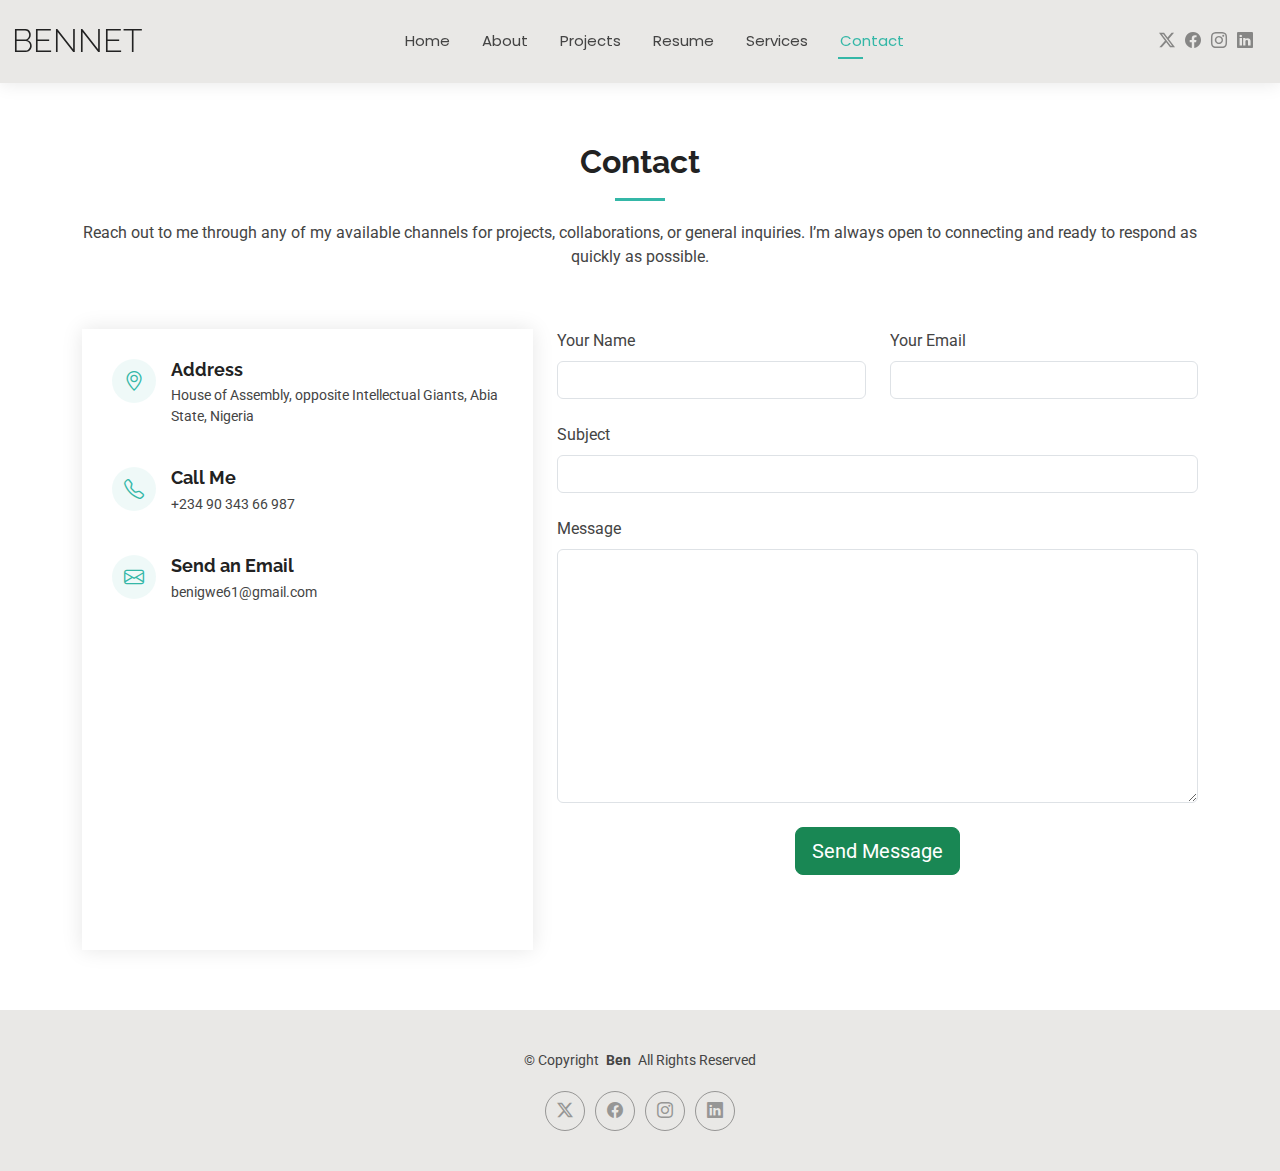
<file: contact.html>
<!DOCTYPE html>
<html lang="en">

<head>
  <meta charset="utf-8">
  <meta content="width=device-width, initial-scale=1.0" name="viewport">
  <title>Contact - Bennet Igwe</title>
  <meta name="description" content="">
  <meta name="keywords" content="">

  <!-- Favicons -->
  <link rel="icon" type="image/x-icon" href="https://res.cloudinary.com/det5cjrev/image/upload/v1759869392/ChatGPT_Image_Oct_3_2025_02_14_12_PM_rmd38r.png">
  <link href="assets/img/apple-touch-icon.png" rel="apple-touch-icon">

  <!-- Fonts -->
  <link href="https://fonts.googleapis.com" rel="preconnect">
  <link href="https://fonts.gstatic.com" rel="preconnect" crossorigin>
  <link href="https://fonts.googleapis.com/css2?family=Roboto:ital,wght@0,100;0,300;0,400;0,500;0,700;0,900;1,100;1,300;1,400;1,500;1,700;1,900&family=Poppins:ital,wght@0,100;0,200;0,300;0,400;0,500;0,600;0,700;0,800;0,900;1,100;1,200;1,300;1,400;1,500;1,600;1,700;1,800;1,900&family=Raleway:ital,wght@0,100;0,200;0,300;0,400;0,500;0,600;0,700;0,800;0,900;1,100;1,200;1,300;1,400;1,500;1,600;1,700;1,800;1,900&display=swap" rel="stylesheet">

  <!-- Vendor CSS Files -->
  <link href="assets/vendor/bootstrap/css/bootstrap.min.css" rel="stylesheet">
  <link href="assets/vendor/bootstrap-icons/bootstrap-icons.css" rel="stylesheet">
  <link href="assets/vendor/aos/aos.css" rel="stylesheet">
  <link href="assets/vendor/swiper/swiper-bundle.min.css" rel="stylesheet">
  <link href="assets/vendor/glightbox/css/glightbox.min.css" rel="stylesheet">

  <!-- Main CSS File -->
  <link href="assets/css/main.css" rel="stylesheet">

  <!-- =======================================================
  * Template Name: Kelly
  * Template URL: https://bootstrapmade.com/kelly-free-bootstrap-cv-resume-html-template/
  * Updated: Aug 07 2024 with Bootstrap v5.3.3
  * Author: BootstrapMade.com
  * License: https://bootstrapmade.com/license/
  ======================================================== -->
</head>

<body class="contact-page">

  <header id="header" class="header d-flex align-items-center light-background sticky-top">
    <div class="container-fluid position-relative d-flex align-items-center justify-content-between">

      <a href="index.html" class="logo d-flex align-items-center me-auto me-xl-0">
        <!-- Uncomment the line below if you also wish to use an image logo -->
        <!-- <img src="assets/img/logo.png" alt=""> -->
        <h1 class="sitename">Bennet</h1>
      </a>

      <nav id="navmenu" class="navmenu">
        <ul>
          <li><a href="index.html">Home</a></li>
          <li><a href="about.html">About</a></li>
          <li><a href="portfolio-details.html">Projects</a></li>
          <li><a href="resume.html">Resume</a></li>
          <li><a href="services.html">Services</a></li>
          <li><a href="contact.html" class="active">Contact</a></li>
        </ul>
        <i class="mobile-nav-toggle d-xl-none bi bi-list"></i>
      </nav>

      <div class="header-social-links">
        <a href="#" class="twitter"><i class="bi bi-twitter-x"></i></a>
        <a href="#" class="facebook"><i class="bi bi-facebook"></i></a>
        <a href="#" class="instagram"><i class="bi bi-instagram"></i></a>
        <a href="#" class="linkedin"><i class="bi bi-linkedin"></i></a>
      </div>

    </div>
  </header>

  <main class="main">

    <!-- Contact Section -->
    <section id="contact" class="contact section">

      <!-- Section Title -->
      <div class="container section-title" data-aos="fade-up">
        <h2>Contact</h2>
        <p>Reach out to me through any of my available channels for projects, collaborations, or general inquiries. I’m always open to connecting and ready to respond as quickly as possible.</p>
      </div><!-- End Section Title -->

      <div class="container" data-aos="fade-up" data-aos-delay="100">

        <div class="row gy-4">

          <div class="col-lg-5">

            <div class="info-wrap">
              <div class="info-item d-flex" data-aos="fade-up" data-aos-delay="200">
                <i class="bi bi-geo-alt flex-shrink-0"></i>
                <div>
                  <h3>Address</h3>
                  <p>House of Assembly, opposite Intellectual Giants, Abia State, Nigeria</p>
                </div>
              </div><!-- End Info Item -->

              <div class="info-item d-flex" data-aos="fade-up" data-aos-delay="300">
                <i class="bi bi-telephone flex-shrink-0"></i>
                <div>
                  <h3>Call Me</h3>
                  <p>+234 90 343 66 987</p>
                </div>
              </div><!-- End Info Item -->

              <div class="info-item d-flex" data-aos="fade-up" data-aos-delay="400">
                <i class="bi bi-envelope flex-shrink-0"></i>
                <div>
                  <h3>Send an Email</h3>
                  <p>benigwe61@gmail.com</p>
                </div>
              </div><!-- End Info Item -->

              <iframe src="https://www.google.com/maps/embed?pb=!1m14!1m8!1m3!1d48389.78314118045!2d-74.006138!3d40.710059!3m2!1i1024!2i768!4f13.1!3m3!1m2!1s0x89c25a22a3bda30d%3A0xb89d1fe6bc499443!2sDowntown%20Conference%20Center!5e0!3m2!1sen!2sus!4v1676961268712!5m2!1sen!2sus" frameborder="0" style="border:0; width: 100%; height: 270px;" allowfullscreen="" loading="lazy" referrerpolicy="no-referrer-when-downgrade"></iframe>
            </div>
          </div>

          <div class="col-lg-7">
            <form action="https://formspree.io/f/xdkwdbyl" method="POST" data-aos="fade-up" data-aos-delay="200">
              <div class="row gy-4">

                <div class="col-md-6">
                  <label for="name-field" class="pb-2">Your Name</label>
                  <input type="text" name="name" id="name-field" class="form-control" required="">
                </div>

                <div class="col-md-6">
                  <label for="email-field" class="pb-2">Your Email</label>
                  <input type="email" class="form-control" name="email" id="email-field" required="">
                </div>

                <div class="col-md-12">
                  <label for="subject-field" class="pb-2">Subject</label>
                  <input type="text" class="form-control" name="subject" id="subject-field" required="">
                </div>

                <div class="col-md-12">
                  <label for="message-field" class="pb-2">Message</label>
                  <textarea class="form-control" name="message" rows="10" id="message-field" required=""></textarea>
                </div>

                <div class="col-md-12 text-center">
                  <button type="submit" class="btn btn-success btn-lg">Send Message</button>
                </div>

              </div>
            </form>
          </div><!-- End Contact Form -->

        </div>

      </div>

    </section><!-- /Contact Section -->

  </main>

  <footer id="footer" class="footer light-background">

    <div class="container">
      <div class="copyright text-center ">
        <p>© <span>Copyright</span> <strong class="px-1 sitename">Ben</strong> <span>All Rights Reserved<br></span></p>
      </div>
      <div class="social-links d-flex justify-content-center">
        <a href=""><i class="bi bi-twitter-x"></i></a>
        <a href=""><i class="bi bi-facebook"></i></a>
        <a href=""><i class="bi bi-instagram"></i></a>
        <a href=""><i class="bi bi-linkedin"></i></a>
      </div>
    </div>

  </footer>

  <!-- Scroll Top -->
  <a href="#" id="scroll-top" class="scroll-top d-flex align-items-center justify-content-center"><i class="bi bi-arrow-up-short"></i></a>

  <!-- Preloader -->
  <div id="preloader"></div>

  <!-- Vendor JS Files -->
  <script src="assets/vendor/bootstrap/js/bootstrap.bundle.min.js"></script>
  <script src="assets/vendor/php-email-form/validate.js"></script>
  <script src="assets/vendor/aos/aos.js"></script>
  <script src="assets/vendor/waypoints/noframework.waypoints.js"></script>
  <script src="assets/vendor/purecounter/purecounter_vanilla.js"></script>
  <script src="assets/vendor/swiper/swiper-bundle.min.js"></script>
  <script src="assets/vendor/glightbox/js/glightbox.min.js"></script>
  <script src="assets/vendor/imagesloaded/imagesloaded.pkgd.min.js"></script>
  <script src="assets/vendor/isotope-layout/isotope.pkgd.min.js"></script>

  <!-- Main JS File -->
  <script src="assets/js/main.js"></script>

</body>

</html>
</file>
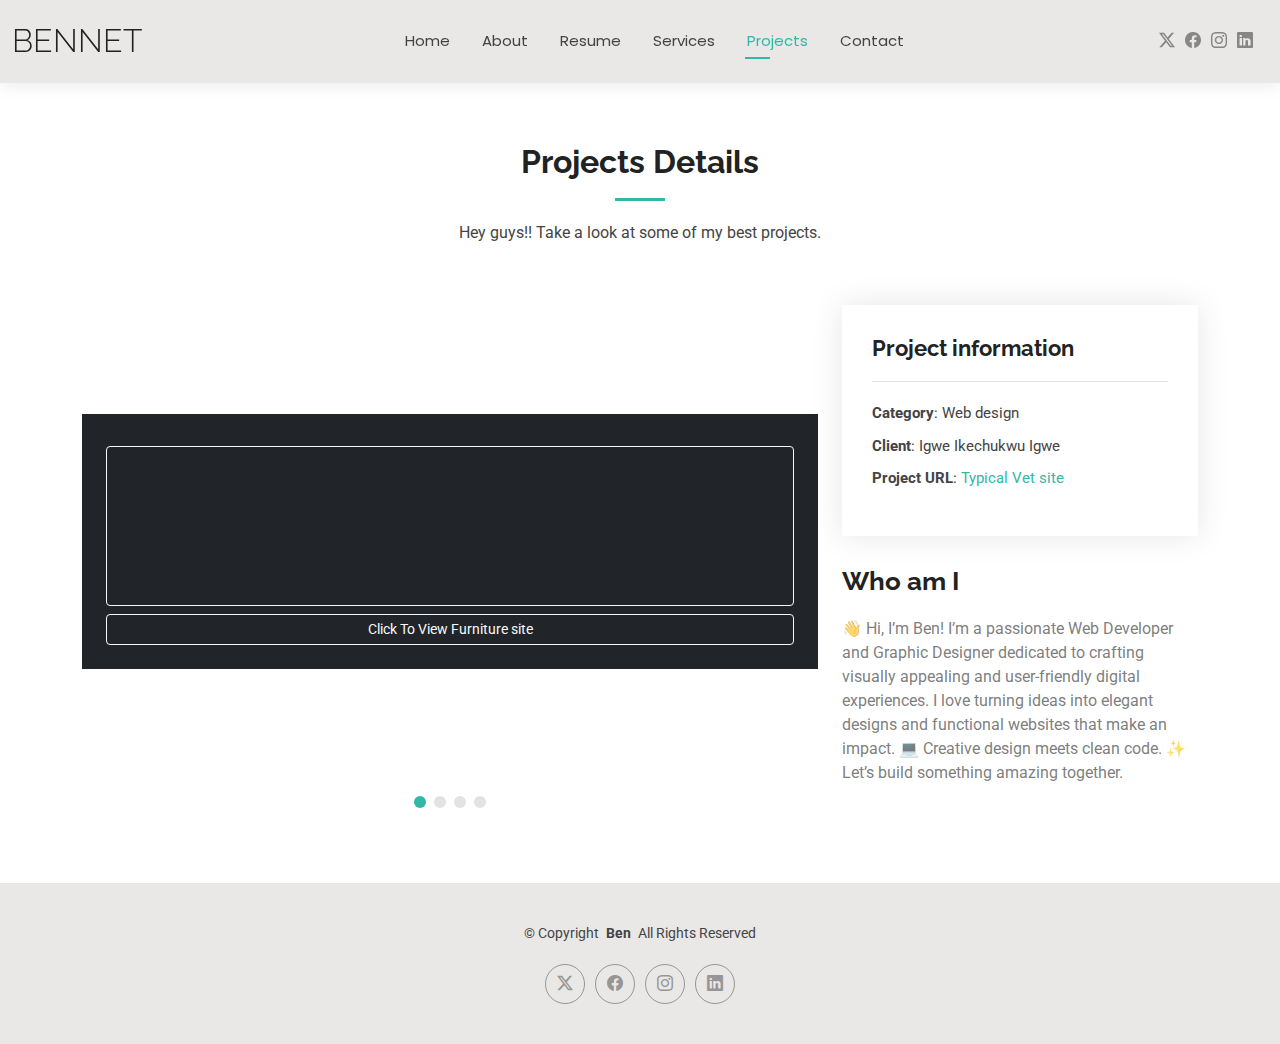
<file: portfolio-details.html>
<!DOCTYPE html>
<html lang="en">

<head>
  <meta charset="utf-8">
  <meta content="width=device-width, initial-scale=1.0" name="viewport">
  <title>Portfolio Details - Bennet Igwe</title>
  <meta name="description" content="">
  <meta name="keywords" content="">

  <!-- Favicons -->
  <link rel="icon" type="image/x-icon" href="https://res.cloudinary.com/det5cjrev/image/upload/v1759869392/ChatGPT_Image_Oct_3_2025_02_14_12_PM_rmd38r.png">
  <link href="assets/img/apple-touch-icon.png" rel="apple-touch-icon">

  <!-- Fonts -->
  <link href="https://fonts.googleapis.com" rel="preconnect">
  <link href="https://fonts.gstatic.com" rel="preconnect" crossorigin>
  <link href="https://fonts.googleapis.com/css2?family=Roboto:ital,wght@0,100;0,300;0,400;0,500;0,700;0,900;1,100;1,300;1,400;1,500;1,700;1,900&family=Poppins:ital,wght@0,100;0,200;0,300;0,400;0,500;0,600;0,700;0,800;0,900;1,100;1,200;1,300;1,400;1,500;1,600;1,700;1,800;1,900&family=Raleway:ital,wght@0,100;0,200;0,300;0,400;0,500;0,600;0,700;0,800;0,900;1,100;1,200;1,300;1,400;1,500;1,600;1,700;1,800;1,900&display=swap" rel="stylesheet">

  <!-- Vendor CSS Files -->
  <link href="assets/vendor/bootstrap/css/bootstrap.min.css" rel="stylesheet">
  <link href="assets/vendor/bootstrap-icons/bootstrap-icons.css" rel="stylesheet">
  <link href="assets/vendor/aos/aos.css" rel="stylesheet">
  <link href="assets/vendor/swiper/swiper-bundle.min.css" rel="stylesheet">
  <link href="assets/vendor/glightbox/css/glightbox.min.css" rel="stylesheet">

  <!-- Main CSS File -->
  <link href="assets/css/main.css" rel="stylesheet">

  <!-- =======================================================
  * Template Name: Kelly
  * Template URL: https://bootstrapmade.com/kelly-free-bootstrap-cv-resume-html-template/
  * Updated: Aug 07 2024 with Bootstrap v5.3.3
  * Author: BootstrapMade.com
  * License: https://bootstrapmade.com/license/
  ======================================================== -->
</head>

<body class="portfolio-details-page">

  <header id="header" class="header d-flex align-items-center light-background sticky-top">
    <div class="container-fluid position-relative d-flex align-items-center justify-content-between">

      <a href="index.html" class="logo d-flex align-items-center me-auto me-xl-0">
        <!-- Uncomment the line below if you also wish to use an image logo -->
        <!-- <img src="assets/img/logo.png" alt=""> -->
        <h1 class="sitename">Bennet</h1>
      </a>

      <nav id="navmenu" class="navmenu">
        <ul>
          <li><a href="index.html">Home</a></li>
          <li><a href="about.html">About</a></li>
          <li><a href="resume.html">Resume</a></li>
          <li><a href="services.html">Services</a></li>
         <li><a href="portfolio-details.html" class="active">Projects</a></li>
          <li><a href="contact.html">Contact</a></li>
        </ul>
        <i class="mobile-nav-toggle d-xl-none bi bi-list"></i>
      </nav>

      <div class="header-social-links">
        <a href="#" class="twitter"><i class="bi bi-twitter-x"></i></a>
        <a href="#" class="facebook"><i class="bi bi-facebook"></i></a>
        <a href="#" class="instagram"><i class="bi bi-instagram"></i></a>
        <a href="#" class="linkedin"><i class="bi bi-linkedin"></i></a>
      </div>

    </div>
  </header>

  <main class="main">

    <!-- Portfolio Details Section -->
    <section id="portfolio-details" class="portfolio-details section">

      <!-- Section Title -->
      <div class="container section-title" data-aos="fade-up">
        <h2>Projects Details</h2>
        <p>Hey guys!! Take a look at some of my best projects.</p>
      </div><!-- End Section Title -->

      <div class="container" data-aos="fade-up" data-aos-delay="100">

        <div class="row gy-4">

          <div class="col-lg-8">
            <div class="portfolio-details-slider swiper init-swiper">

              <script type="application/json" class="swiper-config">
                {
                  "loop": true,
                  "speed": 600,
                  "autoplay": {
                    "delay": 5000
                  },
                  "slidesPerView": "auto",
                  "pagination": {
                    "el": ".swiper-pagination",
                    "type": "bullets",
                    "clickable": true
                  }
                }
              </script>

              <div class="swiper-wrapper align-items-center">

                <div class="swiper-slide">
                  <div class="project-card bg-dark p-4 pain">
                    <iframe src="https://res.cloudinary.com/det5cjrev/image/upload/v1756988520/Screenshot_2025-09-04_011858_zowhfu.png" title="Furniture Store" allowfullscreen  frameBorder="0" class="btn btn-outline-light btn-sm mt-2 w-100"></iframe>
                    <a href="https://e-commerce-kwnr.vercel.app/" target="_blank" class="btn btn-outline-light btn-sm mt-2 w-100">Click To View Furniture site</a>
                  </div>
                </div>

                <div class="swiper-slide">
                  <div class="project-card bg-dark p-4">
                    <iframe src="https://res.cloudinary.com/det5cjrev/image/upload/v1757686844/Screenshot_2025-09-12_015126_cvkze3.png" title="PlayStation Website" frameBorder="0" class="btn btn-outline-light btn-sm mt-2 w-100"></iframe>
                    <a href="https://ps-lovat.vercel.app/" target="_blank" class="btn btn-outline-light btn-sm mt-2 w-100">Click To View PlayStation Site</a>
                  </div>
                </div>

                <div class="swiper-slide">
                  <div class="project-card bg-dark p-4">
                    <iframe src="https://res.cloudinary.com/det5cjrev/image/upload/v1757690090/Screenshot_2025-09-12_041146_uja9jv.png" title="Hospital/Medical Website" frameBorder="0" class="btn btn-outline-light btn-sm mt-2 w-100"></iframe>
                    <a href="https://medical-hospital-gamma.vercel.app/" target="_blank" class="btn btn-outline-light btn-sm mt-2 w-100">Click To Visit Medical/Hospital Site</a>
                  </div>
                </div>

                <div class="swiper-slide">
                  <div class="project-card bg-dark p-4">
                    <div class="ratio ratio-16x9">
                      <iframe src="https://res.cloudinary.com/det5cjrev/image/upload/v1756988053/Screenshot_2025-09-04_010806_c7yl3w.png" title="FurniScape" frameBorder="0" class="btn btn-outline-light btn-sm mt-2 w-100" allowfullscreen></iframe>
                    </div>
                    <a href="https://e-commerce-beryl-mu.vercel.app/" target="_blank" class="btn btn-outline-light btn-sm mt-2 w-100"><small>Click To View Furniture site</small></a>
                  </div>
                </div>

              </div>
              <div class="swiper-pagination"></div>
            </div>
          </div>

          <div class="col-lg-4">
            <div class="portfolio-info" data-aos="fade-up" data-aos-delay="200">
              <h3>Project information</h3>
              <ul>
                <li><strong>Category</strong>: Web design</li>
                <li><strong>Client</strong>: Igwe Ikechukwu Igwe</li>
                <li><strong>Project URL</strong>: <a href="https://vet-psi.vercel.app/">Typical Vet site</a></li>
              </ul>
            </div>
            <div class="portfolio-description" data-aos="fade-up" data-aos-delay="300">
              <h2>Who am I</h2>
              <p>
                👋 Hi, I’m Ben! I’m a passionate Web Developer and Graphic Designer dedicated to crafting visually appealing and user-friendly digital experiences. I love turning ideas into elegant designs and functional websites that make an impact. 💻 Creative design meets clean code. ✨ Let’s build something amazing together.
              </p>
            </div>
          </div>

        </div>

      </div>

    </section><!-- /Portfolio Details Section -->

  </main>

  <footer id="footer" class="footer light-background">

    <div class="container">
      <div class="copyright text-center ">
        <p>© <span>Copyright</span> <strong class="px-1 sitename">Ben</strong> <span>All Rights Reserved<br></span></p>
      </div>
      <div class="social-links d-flex justify-content-center">
        <a href=""><i class="bi bi-twitter-x"></i></a>
        <a href=""><i class="bi bi-facebook"></i></a>
        <a href=""><i class="bi bi-instagram"></i></a>
        <a href=""><i class="bi bi-linkedin"></i></a>
      </div>
    </div>

  </footer>

  <!-- Scroll Top -->
  <a href="#" id="scroll-top" class="scroll-top d-flex align-items-center justify-content-center"><i class="bi bi-arrow-up-short"></i></a>

  <!-- Preloader -->
  <div id="preloader"></div>

  <!-- Vendor JS Files -->
  <script src="assets/vendor/bootstrap/js/bootstrap.bundle.min.js"></script>
  <script src="assets/vendor/php-email-form/validate.js"></script>
  <script src="assets/vendor/aos/aos.js"></script>
  <script src="assets/vendor/waypoints/noframework.waypoints.js"></script>
  <script src="assets/vendor/purecounter/purecounter_vanilla.js"></script>
  <script src="assets/vendor/swiper/swiper-bundle.min.js"></script>
  <script src="assets/vendor/glightbox/js/glightbox.min.js"></script>
  <script src="assets/vendor/imagesloaded/imagesloaded.pkgd.min.js"></script>
  <script src="assets/vendor/isotope-layout/isotope.pkgd.min.js"></script>

  <!-- Main JS File -->
  <script src="assets/js/main.js"></script>

</body>

</html>
</file>
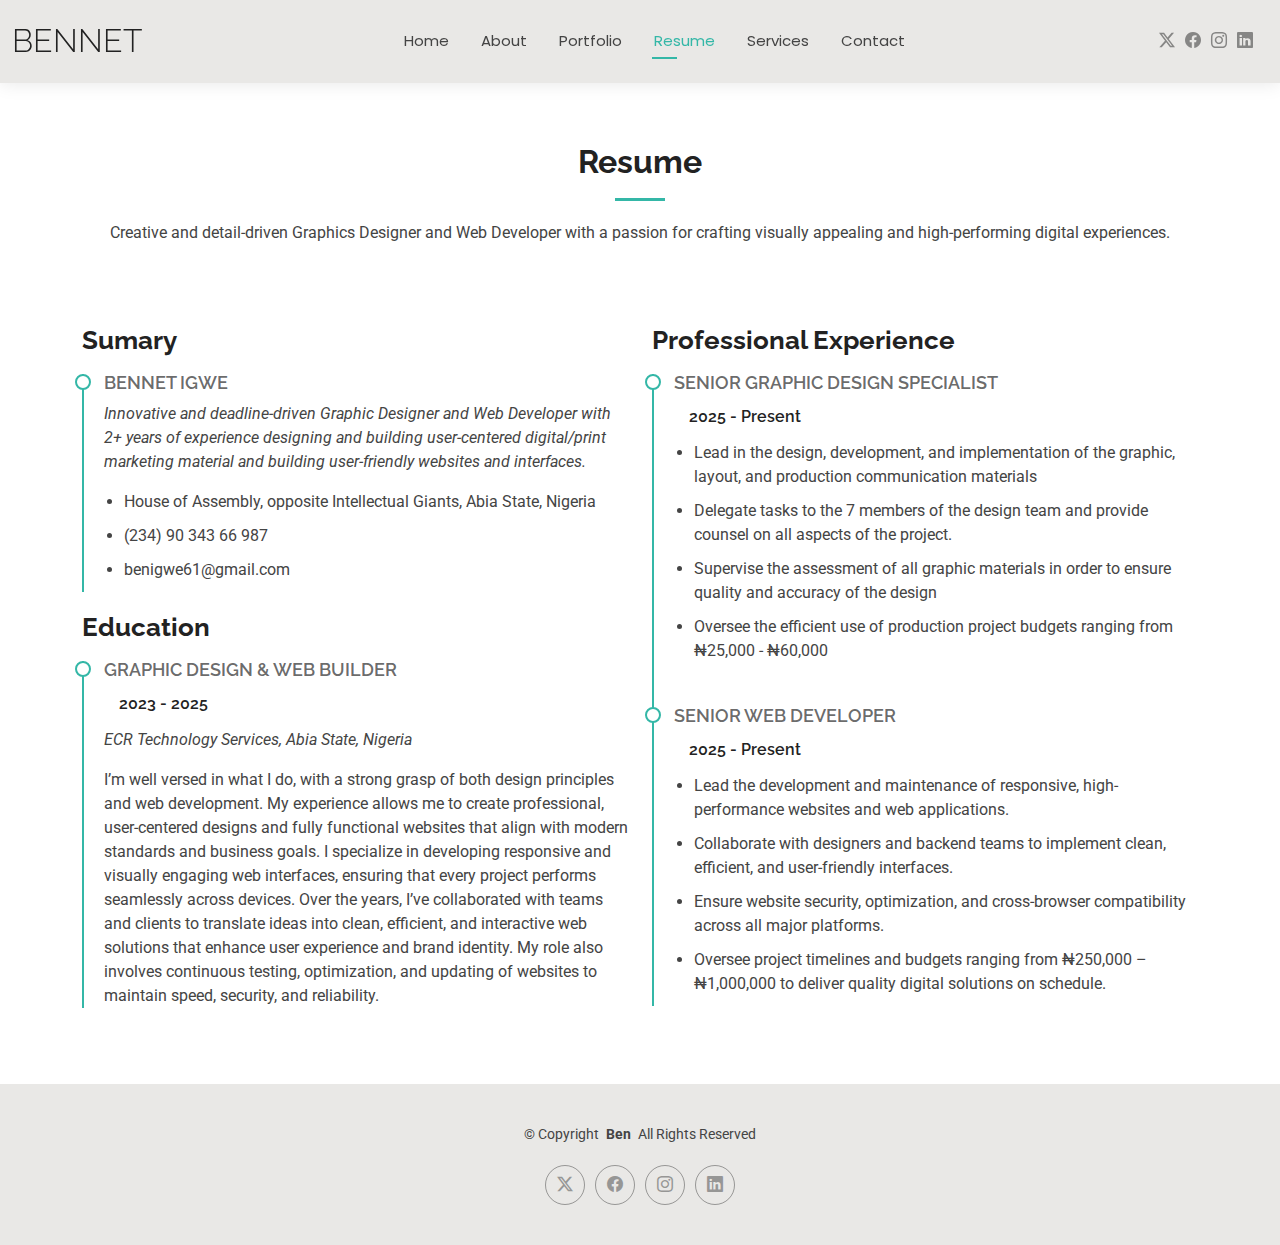
<file: resume.html>
<!DOCTYPE html>
<html lang="en">

<head>
  <meta charset="utf-8">
  <meta content="width=device-width, initial-scale=1.0" name="viewport">
  <title>Resume - Bennet Igwe</title>
  <meta name="description" content="">
  <meta name="keywords" content="">

  <!-- Favicons -->
  <link rel="icon" type="image/x-icon" href="https://res.cloudinary.com/det5cjrev/image/upload/v1759869392/ChatGPT_Image_Oct_3_2025_02_14_12_PM_rmd38r.png">
  <link href="assets/img/apple-touch-icon.png" rel="apple-touch-icon">

  <!-- Fonts -->
  <link href="https://fonts.googleapis.com" rel="preconnect">
  <link href="https://fonts.gstatic.com" rel="preconnect" crossorigin>
  <link href="https://fonts.googleapis.com/css2?family=Roboto:ital,wght@0,100;0,300;0,400;0,500;0,700;0,900;1,100;1,300;1,400;1,500;1,700;1,900&family=Poppins:ital,wght@0,100;0,200;0,300;0,400;0,500;0,600;0,700;0,800;0,900;1,100;1,200;1,300;1,400;1,500;1,600;1,700;1,800;1,900&family=Raleway:ital,wght@0,100;0,200;0,300;0,400;0,500;0,600;0,700;0,800;0,900;1,100;1,200;1,300;1,400;1,500;1,600;1,700;1,800;1,900&display=swap" rel="stylesheet">

  <!-- Vendor CSS Files -->
  <link href="assets/vendor/bootstrap/css/bootstrap.min.css" rel="stylesheet">
  <link href="assets/vendor/bootstrap-icons/bootstrap-icons.css" rel="stylesheet">
  <link href="assets/vendor/aos/aos.css" rel="stylesheet">
  <link href="assets/vendor/swiper/swiper-bundle.min.css" rel="stylesheet">
  <link href="assets/vendor/glightbox/css/glightbox.min.css" rel="stylesheet">

  <!-- Main CSS File -->
  <link href="assets/css/main.css" rel="stylesheet">

  <!-- =======================================================
  * Template Name: Kelly
  * Template URL: https://bootstrapmade.com/kelly-free-bootstrap-cv-resume-html-template/
  * Updated: Aug 07 2024 with Bootstrap v5.3.3
  * Author: BootstrapMade.com
  * License: https://bootstrapmade.com/license/
  ======================================================== -->
</head>

<body class="resume-page">

  <header id="header" class="header d-flex align-items-center light-background sticky-top">
    <div class="container-fluid position-relative d-flex align-items-center justify-content-between">

      <a href="index.html" class="logo d-flex align-items-center me-auto me-xl-0">
        <!-- Uncomment the line below if you also wish to use an image logo -->
        <!-- <img src="assets/img/logo.png" alt=""> -->
        <h1 class="sitename">Bennet</h1>
      </a>

      <nav id="navmenu" class="navmenu">
        <ul>
          <li><a href="index.html">Home</a></li>
          <li><a href="about.html">About</a></li>
          <li><a href="portfolio-details.html">Portfolio</a></li>
          <li><a href="resume.html" class="active">Resume</a></li>
          <li><a href="services.html">Services</a></li>
          <li><a href="contact.html">Contact</a></li>
        </ul>
        <i class="mobile-nav-toggle d-xl-none bi bi-list"></i>
      </nav>

      <div class="header-social-links">
        <a href="#" class="twitter"><i class="bi bi-twitter-x"></i></a>
        <a href="#" class="facebook"><i class="bi bi-facebook"></i></a>
        <a href="#" class="instagram"><i class="bi bi-instagram"></i></a>
        <a href="#" class="linkedin"><i class="bi bi-linkedin"></i></a>
      </div>

    </div>
  </header>

  <main class="main">

    <!-- Resume Section -->
    <section id="resume" class="resume section">

      <!-- Section Title -->
      <div class="container section-title" data-aos="fade-up">
        <h2>Resume</h2>
        <p>Creative and detail-driven Graphics Designer and Web Developer with a passion for crafting visually appealing and high-performing digital experiences.</p>
      </div><!-- End Section Title -->

      <div class="container">

        <div class="row">

          <div class="col-lg-6" data-aos="fade-up" data-aos-delay="100">
            <h3 class="resume-title">Sumary</h3>

            <div class="resume-item pb-0">
              <h4>Bennet Igwe</h4>
              <p><em>Innovative and deadline-driven Graphic Designer and Web Developer with 2+ years of experience designing and building user-centered digital/print marketing material and building user-friendly websites and interfaces.</em></p>
              <ul>
                <li>House of Assembly, opposite Intellectual Giants, Abia State, Nigeria</li>
                <li>(234) 90 343 66 987</li>
                <li>benigwe61@gmail.com</li>
              </ul>
            </div><!-- Edn Resume Item -->

            <h3 class="resume-title">Education</h3>
           <div class="resume-item">
            <h4>Graphic Design &amp; Web Builder</h4>
            <h5>2023 - 2025</h5>
            <p><em>ECR Technology Services, Abia State, Nigeria</em></p>
            <p>
              I’m well versed in what I do, with a strong grasp of both design principles and web development. My experience allows me to create professional, user-centered designs and fully functional websites that align with modern standards and business goals. 
              I specialize in developing responsive and visually engaging web interfaces, ensuring that every project performs seamlessly across devices. 
              Over the years, I’ve collaborated with teams and clients to translate ideas into clean, efficient, and interactive web solutions that enhance user experience and brand identity. 
              My role also involves continuous testing, optimization, and updating of websites to maintain speed, security, and reliability.
            </p>
          </div><!-- End Resume Item -->


          </div>

          <div class="col-lg-6" data-aos="fade-up" data-aos-delay="200">
            <h3 class="resume-title">Professional Experience</h3>
            <div class="resume-item">
              <h4>Senior graphic design specialist</h4>
              <h5>2025 - Present</h5>
              <ul>
                <li>Lead in the design, development, and implementation of the graphic, layout, and production communication materials</li>
                <li>Delegate tasks to the 7 members of the design team and provide counsel on all aspects of the project. </li>
                <li>Supervise the assessment of all graphic materials in order to ensure quality and accuracy of the design</li>
                <li>Oversee the efficient use of production project budgets ranging from ₦25,000 - ₦60,000</li>
              </ul>
            </div><!-- Edn Resume Item -->

            <div class="resume-item">
              <h4>Senior Web Developer</h4>
              <h5>2025 - Present</h5>
              <ul>
                <li>Lead the development and maintenance of responsive, high-performance websites and web applications.</li>
                <li>Collaborate with designers and backend teams to implement clean, efficient, and user-friendly interfaces.</li>
                <li>Ensure website security, optimization, and cross-browser compatibility across all major platforms.</li>
                <li>Oversee project timelines and budgets ranging from ₦250,000 – ₦1,000,000 to deliver quality digital solutions on schedule.</li>
              </ul>
            </div><!-- Edn Resume Item -->


          </div>

        </div>

      </div>

    </section><!-- /Resume Section -->

  </main>

  <footer id="footer" class="footer light-background">

    <div class="container">
      <div class="copyright text-center ">
        <p>© <span>Copyright</span> <strong class="px-1 sitename">Ben</strong> <span>All Rights Reserved<br></span></p>
      </div>
      <div class="social-links d-flex justify-content-center">
        <a href=""><i class="bi bi-twitter-x"></i></a>
        <a href=""><i class="bi bi-facebook"></i></a>
        <a href=""><i class="bi bi-instagram"></i></a>
        <a href=""><i class="bi bi-linkedin"></i></a>
      </div>
    </div>

  </footer>

  <!-- Scroll Top -->
  <a href="#" id="scroll-top" class="scroll-top d-flex align-items-center justify-content-center"><i class="bi bi-arrow-up-short"></i></a>

  <!-- Preloader -->
  <div id="preloader"></div>

  <!-- Vendor JS Files -->
  <script src="assets/vendor/bootstrap/js/bootstrap.bundle.min.js"></script>
  <script src="assets/vendor/php-email-form/validate.js"></script>
  <script src="assets/vendor/aos/aos.js"></script>
  <script src="assets/vendor/waypoints/noframework.waypoints.js"></script>
  <script src="assets/vendor/purecounter/purecounter_vanilla.js"></script>
  <script src="assets/vendor/swiper/swiper-bundle.min.js"></script>
  <script src="assets/vendor/glightbox/js/glightbox.min.js"></script>
  <script src="assets/vendor/imagesloaded/imagesloaded.pkgd.min.js"></script>
  <script src="assets/vendor/isotope-layout/isotope.pkgd.min.js"></script>

  <!-- Main JS File -->
  <script src="assets/js/main.js"></script>

</body>

</html>
</file>
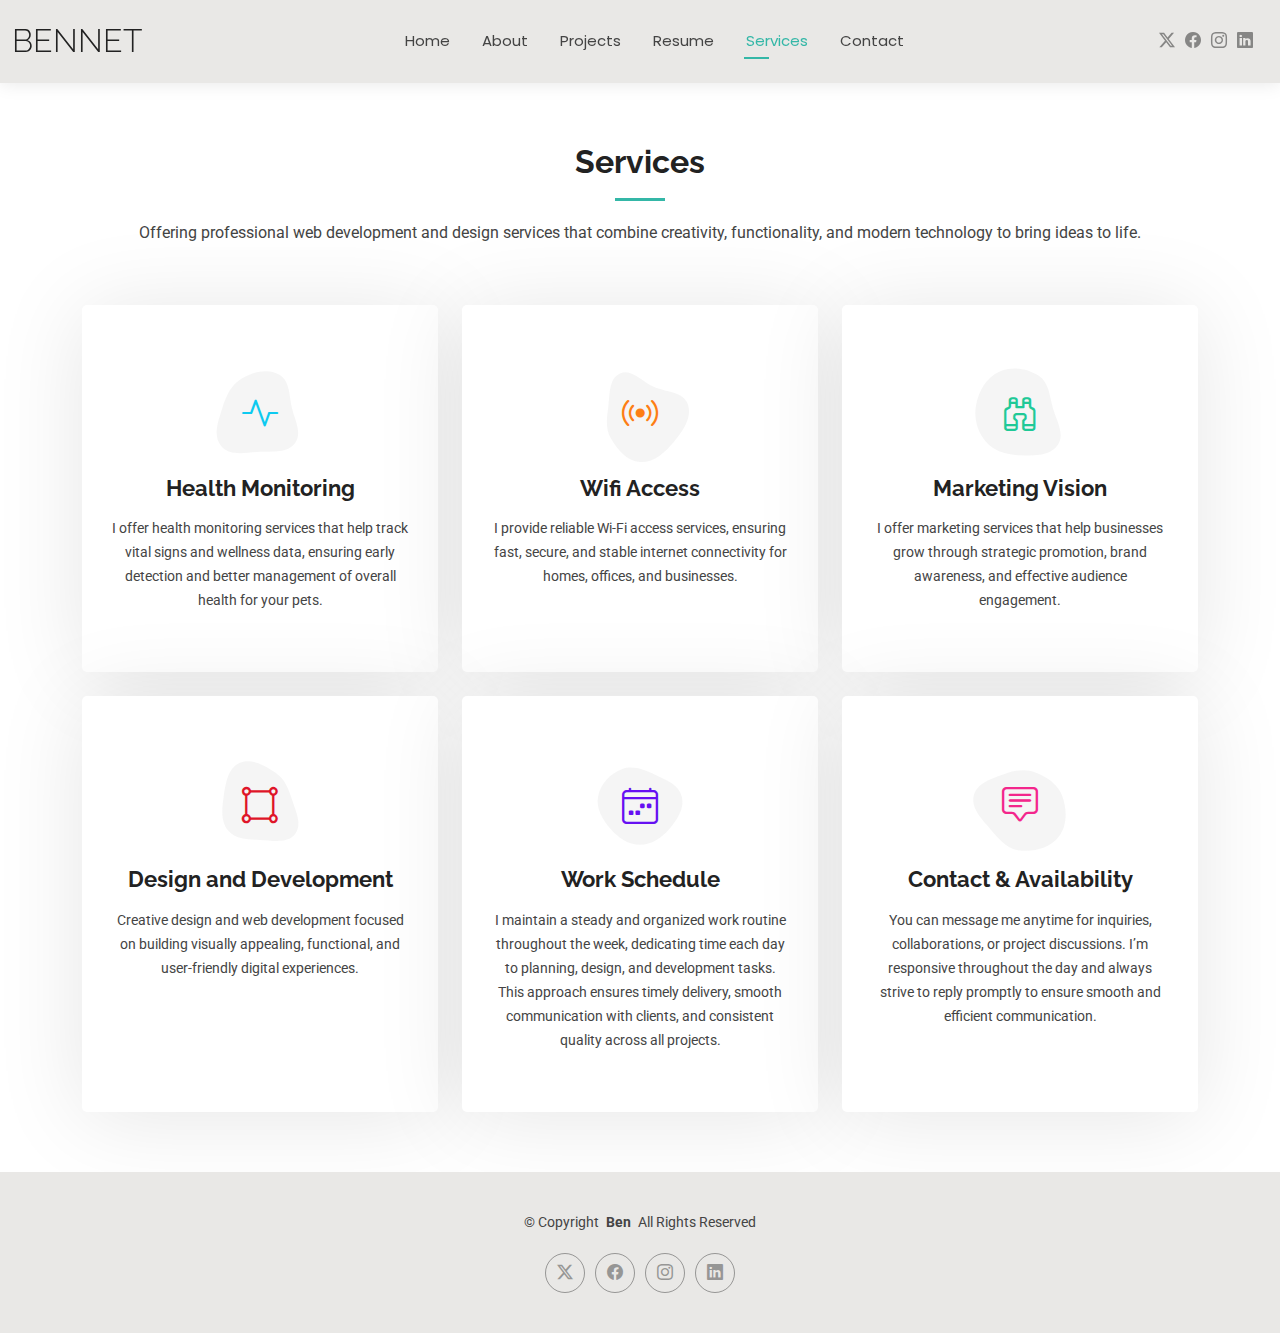
<file: services.html>
<!DOCTYPE html>
<html lang="en">

<head>
  <meta charset="utf-8">
  <meta content="width=device-width, initial-scale=1.0" name="viewport">
  <title>Services - Bennet Igwe</title>
  <meta name="description" content="">
  <meta name="keywords" content="">

  <!-- Favicons -->
  <link rel="icon" type="image/x-icon" href="https://res.cloudinary.com/det5cjrev/image/upload/v1759869392/ChatGPT_Image_Oct_3_2025_02_14_12_PM_rmd38r.png">
  <link href="assets/img/apple-touch-icon.png" rel="apple-touch-icon">

  <!-- Fonts -->
  <link href="https://fonts.googleapis.com" rel="preconnect">
  <link href="https://fonts.gstatic.com" rel="preconnect" crossorigin>
  <link href="https://fonts.googleapis.com/css2?family=Roboto:ital,wght@0,100;0,300;0,400;0,500;0,700;0,900;1,100;1,300;1,400;1,500;1,700;1,900&family=Poppins:ital,wght@0,100;0,200;0,300;0,400;0,500;0,600;0,700;0,800;0,900;1,100;1,200;1,300;1,400;1,500;1,600;1,700;1,800;1,900&family=Raleway:ital,wght@0,100;0,200;0,300;0,400;0,500;0,600;0,700;0,800;0,900;1,100;1,200;1,300;1,400;1,500;1,600;1,700;1,800;1,900&display=swap" rel="stylesheet">

  <!-- Vendor CSS Files -->
  <link href="assets/vendor/bootstrap/css/bootstrap.min.css" rel="stylesheet">
  <link href="assets/vendor/bootstrap-icons/bootstrap-icons.css" rel="stylesheet">
  <link href="assets/vendor/aos/aos.css" rel="stylesheet">
  <link href="assets/vendor/swiper/swiper-bundle.min.css" rel="stylesheet">
  <link href="assets/vendor/glightbox/css/glightbox.min.css" rel="stylesheet">

  <!-- Main CSS File -->
  <link href="assets/css/main.css" rel="stylesheet">

  <!-- =======================================================
  * Template Name: Kelly
  * Template URL: https://bootstrapmade.com/kelly-free-bootstrap-cv-resume-html-template/
  * Updated: Aug 07 2024 with Bootstrap v5.3.3
  * Author: BootstrapMade.com
  * License: https://bootstrapmade.com/license/
  ======================================================== -->
</head>

<body class="services-page">

  <header id="header" class="header d-flex align-items-center light-background sticky-top">
    <div class="container-fluid position-relative d-flex align-items-center justify-content-between">

      <a href="index.html" class="logo d-flex align-items-center me-auto me-xl-0">
        <!-- Uncomment the line below if you also wish to use an image logo -->
        <!-- <img src="assets/img/logo.png" alt=""> -->
        <h1 class="sitename">Bennet</h1>
      </a>

      <nav id="navmenu" class="navmenu">
        <ul>
          <li><a href="index.html">Home</a></li>
          <li><a href="about.html">About</a></li>
          <li><a href="portfolio-details.html">Projects</a></li>
          <li><a href="resume.html">Resume</a></li>
          <li><a href="services.html" class="active">Services</a></li>
          <li><a href="contact.html">Contact</a></li>
        </ul>
        <i class="mobile-nav-toggle d-xl-none bi bi-list"></i>
      </nav>

      <div class="header-social-links">
        <a href="#" class="twitter"><i class="bi bi-twitter-x"></i></a>
        <a href="#" class="facebook"><i class="bi bi-facebook"></i></a>
        <a href="#" class="instagram"><i class="bi bi-instagram"></i></a>
        <a href="#" class="linkedin"><i class="bi bi-linkedin"></i></a>
      </div>

    </div>
  </header>

  <main class="main">

    <!-- Services Section -->
    <section id="services" class="services section">

      <!-- Section Title -->
      <div class="container section-title" data-aos="fade-up">
        <h2>Services</h2>
        <p>Offering professional web development and design services that combine creativity, functionality, and modern technology to bring ideas to life.</p>
      </div><!-- End Section Title -->

      <div class="container">

        <div class="row gy-4">

          <div class="col-lg-4 col-md-6" data-aos="fade-up" data-aos-delay="100">
            <div class="service-item item-cyan position-relative">
              <div class="icon">
                <svg width="100" height="100" viewBox="0 0 600 600" xmlns="http://www.w3.org/2000/sv">
                  <path stroke="none" stroke-width="0" fill="#f5f5f5" d="M300,521.0016835830174C376.1290562159157,517.8887921683347,466.0731472004068,529.7835943286574,510.70327084640275,468.03025145048787C554.3714126377745,407.6079735673963,508.03601936045806,328.9844924480964,491.2728898941984,256.3432110539036C474.5976632858925,184.082847569629,479.9380746630129,96.60480741107993,416.23090153303,58.64404602377083C348.86323505073057,18.502131276798302,261.93793281208167,40.57373210992963,193.5410806939664,78.93577620505333C130.42746243093433,114.334589627462,98.30271207620316,179.96522072025542,76.75703585869454,249.04625023123273C51.97151888228291,328.5150500222984,13.704378332031375,421.85034740162234,66.52175969318436,486.19268352777647C119.04800174914682,550.1803526380478,217.28368757567262,524.383925680826,300,521.0016835830174"></path>
                </svg>
                <i class="bi bi-activity"></i>
              </div>
              <a href="#" class="stretched-link">
                <h3>Health Monitoring</h3>
              </a>
              <p>I offer health monitoring services that help track vital signs and wellness data, ensuring early detection and better management of overall health for your pets.</p>
            </div>
          </div><!-- End Service Item -->

          <div class="col-lg-4 col-md-6" data-aos="fade-up" data-aos-delay="200">
            <div class="service-item item-orange position-relative">
              <div class="icon">
                <svg width="100" height="100" viewBox="0 0 600 600" xmlns="http://www.w3.org/2000/svg">
                  <path stroke="none" stroke-width="0" fill="#f5f5f5" d="M300,582.0697525312426C382.5290701553225,586.8405444964366,449.9789794690241,525.3245884688669,502.5850820975895,461.55621195738473C556.606425686781,396.0723002908107,615.8543463187945,314.28637112970534,586.6730223649479,234.56875336149918C558.9533121215079,158.8439757836574,454.9685369536778,164.00468322053177,381.49747125262974,130.76875717737553C312.15926192815925,99.40240125094834,248.97055460311594,18.661163978235184,179.8680185752513,50.54337015887873C110.5421016452524,82.52863877960104,119.82277516462835,180.83849132639028,109.12597500060166,256.43424936330496C100.08760227029461,320.3096726198365,92.17705696193138,384.0621239912766,124.79988738764834,439.7174275375508C164.83382741302287,508.01625554203684,220.96474134820875,577.5009287672846,300,582.0697525312426"></path>
                </svg>
                <i class="bi bi-broadcast"></i>
              </div>
              <a href="#" class="stretched-link">
                <h3>Wifi Access</h3>
              </a>
              <p>I provide reliable Wi-Fi access services, ensuring fast, secure, and stable internet connectivity for homes, offices, and businesses.</p>
            </div>
          </div><!-- End Service Item -->

          <div class="col-lg-4 col-md-6" data-aos="fade-up" data-aos-delay="300">
            <div class="service-item item-teal position-relative">
              <div class="icon">
                <svg width="100" height="100" viewBox="0 0 600 600" xmlns="http://www.w3.org/2000/svg">
                  <path stroke="none" stroke-width="0" fill="#f5f5f5" d="M300,541.5067337569781C382.14930387511276,545.0595476570109,479.8736841581634,548.3450877840088,526.4010558755058,480.5488172755941C571.5218469581645,414.80211281144784,517.5187510058486,332.0715597781072,496.52539010469104,255.14436215662573C477.37192572678356,184.95920475031193,473.57363656557914,105.61284051026155,413.0603344069578,65.22779650032875C343.27470386102294,18.654635553484475,251.2091493199835,5.337323636656869,175.0934190732945,40.62881213300186C97.87086631185822,76.43348514350839,51.98124368387456,156.15599469081315,36.44837278890362,239.84606092416172C21.716077023791087,319.22268207091537,43.775223500013084,401.1760424656574,96.891909868211,461.97329694683043C147.22146801428983,519.5804099606455,223.5754009179313,538.201503339737,300,541.5067337569781"></path>
                </svg>
                <i class="bi bi-binoculars"></i>
              </div>
              <a href="#" class="stretched-link">
                <h3>Marketing Vision</h3>
              </a>
              <p>I offer marketing services that help businesses grow through strategic promotion, brand awareness, and effective audience engagement.</p>
            </div>
          </div><!-- End Service Item -->

          <div class="col-lg-4 col-md-6" data-aos="fade-up" data-aos-delay="400">
            <div class="service-item item-red position-relative">
              <div class="icon">
                <svg width="100" height="100" viewBox="0 0 600 600" xmlns="http://www.w3.org/2000/svg">
                  <path stroke="none" stroke-width="0" fill="#f5f5f5" d="M300,503.46388370962813C374.79870501325706,506.71871716319447,464.8034551963731,527.1746412648533,510.4981551193396,467.86667711651364C555.9287308511215,408.9015244558933,512.6030010748507,327.5744911775523,490.211057578863,256.5855673507754C471.097692560561,195.9906835881958,447.69079081568157,138.11976852964426,395.19560036434837,102.3242989838813C329.3053358748298,57.3949838291264,248.02791733380457,8.279543830951368,175.87071277845988,42.242879143198664C103.41431057327972,76.34704239035025,93.79494320519305,170.9812938413882,81.28167332365135,250.07896920659033C70.17666984294237,320.27484674793965,64.84698225790005,396.69656628748305,111.28512138212992,450.4950937839243C156.20124167950087,502.5303643271138,231.32542653798444,500.4755392045468,300,503.46388370962813"></path>
                </svg>
                <i class="bi bi-bounding-box-circles"></i>
              </div>
              <a href="#" class="stretched-link">
                <h3>Design and Development</h3>
              </a>
              <p>Creative design and web development focused on building visually appealing, functional, and user-friendly digital experiences.</p>
              <a href="#" class="stretched-link"></a>
            </div>
          </div><!-- End Service Item -->

          <div class="col-lg-4 col-md-6" data-aos="fade-up" data-aos-delay="500">
            <div class="service-item item-indigo position-relative">
              <div class="icon">
                <svg width="100" height="100" viewBox="0 0 600 600" xmlns="http://www.w3.org/2000/svg">
                  <path stroke="none" stroke-width="0" fill="#f5f5f5" d="M300,532.3542879108572C369.38199826031484,532.3153073249985,429.10787420159085,491.63046689027357,474.5244479745417,439.17860296908856C522.8885846962883,383.3225815378663,569.1668002868075,314.3205725914397,550.7432151929288,242.7694973846089C532.6665558377875,172.5657663291529,456.2379748765914,142.6223662098291,390.3689995646985,112.34683881706744C326.66090330228417,83.06452184765237,258.84405631176094,53.51806209861945,193.32584062364296,78.48882559362697C121.61183558270385,105.82097193414197,62.805066853699245,167.19869350419734,48.57481801355237,242.6138429142374C34.843463184063346,315.3850353017275,76.69343916112496,383.4422959591041,125.22947124332185,439.3748458443577C170.7312796277747,491.8107796887764,230.57421082200815,532.3932930995766,300,532.3542879108572"></path>
                </svg>
                <i class="bi bi-calendar4-week icon"></i>
              </div>
              <a href="#" class="stretched-link">
                <h3>Work Schedule</h3>
              </a>
              <p>I maintain a steady and organized work routine throughout the week, dedicating time each day to planning, design, and development tasks. This approach ensures timely delivery, smooth communication with clients, and consistent quality across all projects.</p>
              <a href="#" class="stretched-link"></a>
            </div>
          </div><!-- End Service Item -->

          <div class="col-lg-4 col-md-6" data-aos="fade-up" data-aos-delay="600">
            <div class="service-item item-pink position-relative">
              <div class="icon">
                <svg width="100" height="100" viewBox="0 0 600 600" xmlns="http://www.w3.org/2000/svg">
                  <path stroke="none" stroke-width="0" fill="#f5f5f5" d="M300,566.797414625762C385.7384707136149,576.1784315230908,478.7894351017131,552.8928747891023,531.9192734346935,484.94944893311C584.6109503024035,417.5663521118492,582.489472248146,322.67544863468447,553.9536738515405,242.03673114598146C529.1557734026468,171.96086150256528,465.24506316201064,127.66468636344209,395.9583748389544,100.7403814666027C334.2173773831606,76.7482773500951,269.4350130405921,84.62216499799875,207.1952322260088,107.2889140133804C132.92018162631612,134.33871894543012,41.79353780512637,160.00259165414826,22.644507872594943,236.69541883565114C3.319112789854554,314.0945973066697,72.72355303640163,379.243833228382,124.04198916343866,440.3218312028393C172.9286146004772,498.5055451809895,224.45579914871206,558.5317968840102,300,566.797414625762"></path>
                </svg>
                <i class="bi bi-chat-square-text"></i>
              </div>
              <a href="#" class="stretched-link">
                <h3>Contact & Availability</h3>
              </a>
              <p>You can message me anytime for inquiries, collaborations, or project discussions. I’m responsive throughout the day and always strive to reply promptly to ensure smooth and efficient communication.</p>
              <a href="#" class="stretched-link"></a>
            </div>
          </div><!-- End Service Item -->

        </div>

      </div>

    </section><!-- /Services Section -->

  </main>

  <footer id="footer" class="footer light-background">

    <div class="container">
      <div class="copyright text-center ">
        <p>© <span>Copyright</span> <strong class="px-1 sitename">Ben</strong> <span>All Rights Reserved<br></span></p>
      </div>
      <div class="social-links d-flex justify-content-center">
        <a href=""><i class="bi bi-twitter-x"></i></a>
        <a href=""><i class="bi bi-facebook"></i></a>
        <a href=""><i class="bi bi-instagram"></i></a>
        <a href=""><i class="bi bi-linkedin"></i></a>
      </div>
    </div>

  </footer>

  <!-- Scroll Top -->
  <a href="#" id="scroll-top" class="scroll-top d-flex align-items-center justify-content-center"><i class="bi bi-arrow-up-short"></i></a>

  <!-- Preloader -->
  <div id="preloader"></div>

  <!-- Vendor JS Files -->
  <script src="assets/vendor/bootstrap/js/bootstrap.bundle.min.js"></script>
  <script src="assets/vendor/php-email-form/validate.js"></script>
  <script src="assets/vendor/aos/aos.js"></script>
  <script src="assets/vendor/waypoints/noframework.waypoints.js"></script>
  <script src="assets/vendor/purecounter/purecounter_vanilla.js"></script>
  <script src="assets/vendor/swiper/swiper-bundle.min.js"></script>
  <script src="assets/vendor/glightbox/js/glightbox.min.js"></script>
  <script src="assets/vendor/imagesloaded/imagesloaded.pkgd.min.js"></script>
  <script src="assets/vendor/isotope-layout/isotope.pkgd.min.js"></script>

  <!-- Main JS File -->
  <script src="assets/js/main.js"></script>

</body>

</html>
</file>
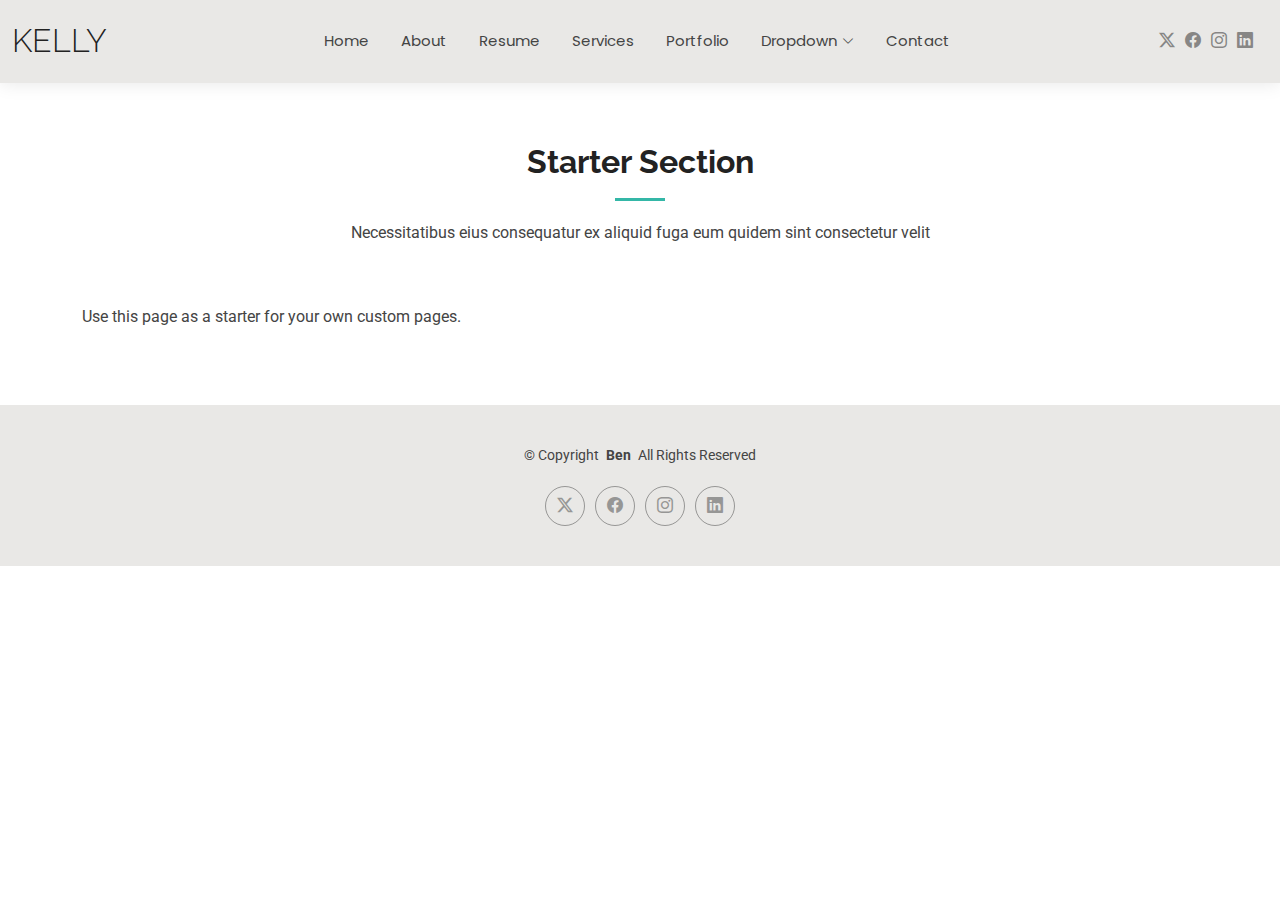
<file: starter-page.html>
<!DOCTYPE html>
<html lang="en">

<head>
  <meta charset="utf-8">
  <meta content="width=device-width, initial-scale=1.0" name="viewport">
  <title>Starter Page - Bennet</title>
  <meta name="description" content="">
  <meta name="keywords" content="">

  <!-- Favicons -->
  <link rel="icon" type="image/x-icon" href="https://res.cloudinary.com/det5cjrev/image/upload/v1759869392/ChatGPT_Image_Oct_3_2025_02_14_12_PM_rmd38r.png">
  <link href="assets/img/apple-touch-icon.png" rel="apple-touch-icon">

  <!-- Fonts -->
  <link href="https://fonts.googleapis.com" rel="preconnect">
  <link href="https://fonts.gstatic.com" rel="preconnect" crossorigin>
  <link href="https://fonts.googleapis.com/css2?family=Roboto:ital,wght@0,100;0,300;0,400;0,500;0,700;0,900;1,100;1,300;1,400;1,500;1,700;1,900&family=Poppins:ital,wght@0,100;0,200;0,300;0,400;0,500;0,600;0,700;0,800;0,900;1,100;1,200;1,300;1,400;1,500;1,600;1,700;1,800;1,900&family=Raleway:ital,wght@0,100;0,200;0,300;0,400;0,500;0,600;0,700;0,800;0,900;1,100;1,200;1,300;1,400;1,500;1,600;1,700;1,800;1,900&display=swap" rel="stylesheet">

  <!-- Vendor CSS Files -->
  <link href="assets/vendor/bootstrap/css/bootstrap.min.css" rel="stylesheet">
  <link href="assets/vendor/bootstrap-icons/bootstrap-icons.css" rel="stylesheet">
  <link href="assets/vendor/aos/aos.css" rel="stylesheet">
  <link href="assets/vendor/swiper/swiper-bundle.min.css" rel="stylesheet">
  <link href="assets/vendor/glightbox/css/glightbox.min.css" rel="stylesheet">

  <!-- Main CSS File -->
  <link href="assets/css/main.css" rel="stylesheet">

  <!-- =======================================================
  * Template Name: Kelly
  * Template URL: https://bootstrapmade.com/kelly-free-bootstrap-cv-resume-html-template/
  * Updated: Aug 07 2024 with Bootstrap v5.3.3
  * Author: BootstrapMade.com
  * License: https://bootstrapmade.com/license/
  ======================================================== -->
</head>

<body class="starter-page-page">

  <header id="header" class="header d-flex align-items-center light-background sticky-top">
    <div class="container-fluid position-relative d-flex align-items-center justify-content-between">

      <a href="index.html" class="logo d-flex align-items-center me-auto me-xl-0">
        <!-- Uncomment the line below if you also wish to use an image logo -->
        <!-- <img src="assets/img/logo.png" alt=""> -->
        <h1 class="sitename">Kelly</h1>
      </a>

      <nav id="navmenu" class="navmenu">
        <ul>
          <li><a href="index.html">Home</a></li>
          <li><a href="about.html">About</a></li>
          <li><a href="resume.html">Resume</a></li>
          <li><a href="services.html">Services</a></li>
          <li><a href="portfolio.html">Portfolio</a></li>
          <li class="dropdown"><a href="#"><span>Dropdown</span> <i class="bi bi-chevron-down toggle-dropdown"></i></a>
            <ul>
              <li><a href="#">Dropdown 1</a></li>
              <li class="dropdown"><a href="#"><span>Deep Dropdown</span> <i class="bi bi-chevron-down toggle-dropdown"></i></a>
                <ul>
                  <li><a href="#">Deep Dropdown 1</a></li>
                  <li><a href="#">Deep Dropdown 2</a></li>
                  <li><a href="#">Deep Dropdown 3</a></li>
                  <li><a href="#">Deep Dropdown 4</a></li>
                  <li><a href="#">Deep Dropdown 5</a></li>
                </ul>
              </li>
              <li><a href="#">Dropdown 2</a></li>
              <li><a href="#">Dropdown 3</a></li>
              <li><a href="#">Dropdown 4</a></li>
            </ul>
          </li>
          <li><a href="contact.html">Contact</a></li>
        </ul>
        <i class="mobile-nav-toggle d-xl-none bi bi-list"></i>
      </nav>

      <div class="header-social-links">
        <a href="#" class="twitter"><i class="bi bi-twitter-x"></i></a>
        <a href="#" class="facebook"><i class="bi bi-facebook"></i></a>
        <a href="#" class="instagram"><i class="bi bi-instagram"></i></a>
        <a href="#" class="linkedin"><i class="bi bi-linkedin"></i></a>
      </div>

    </div>
  </header>

  <main class="main">

    <!-- Starter Section Section -->
    <section id="starter-section" class="starter-section section">

      <!-- Section Title -->
      <div class="container section-title" data-aos="fade-up">
        <h2>Starter Section</h2>
        <p>Necessitatibus eius consequatur ex aliquid fuga eum quidem sint consectetur velit</p>
      </div><!-- End Section Title -->

      <div class="container" data-aos="fade-up">
        <p>Use this page as a starter for your own custom pages.</p>
      </div>

    </section><!-- /Starter Section Section -->

  </main>

  <footer id="footer" class="footer light-background">

    <div class="container">
      <div class="copyright text-center ">
        <p>© <span>Copyright</span> <strong class="px-1 sitename">Ben</strong> <span>All Rights Reserved<br></span></p>
      </div>
      <div class="social-links d-flex justify-content-center">
        <a href=""><i class="bi bi-twitter-x"></i></a>
        <a href=""><i class="bi bi-facebook"></i></a>
        <a href=""><i class="bi bi-instagram"></i></a>
        <a href=""><i class="bi bi-linkedin"></i></a>
      </div>
    </div>

  </footer>

  <!-- Scroll Top -->
  <a href="#" id="scroll-top" class="scroll-top d-flex align-items-center justify-content-center"><i class="bi bi-arrow-up-short"></i></a>

  <!-- Preloader -->
  <div id="preloader"></div>

  <!-- Vendor JS Files -->
  <script src="assets/vendor/bootstrap/js/bootstrap.bundle.min.js"></script>
  <script src="assets/vendor/php-email-form/validate.js"></script>
  <script src="assets/vendor/aos/aos.js"></script>
  <script src="assets/vendor/waypoints/noframework.waypoints.js"></script>
  <script src="assets/vendor/purecounter/purecounter_vanilla.js"></script>
  <script src="assets/vendor/swiper/swiper-bundle.min.js"></script>
  <script src="assets/vendor/glightbox/js/glightbox.min.js"></script>
  <script src="assets/vendor/imagesloaded/imagesloaded.pkgd.min.js"></script>
  <script src="assets/vendor/isotope-layout/isotope.pkgd.min.js"></script>

  <!-- Main JS File -->
  <script src="assets/js/main.js"></script>

</body>

</html>
</file>
<file: assets/css/main.css>
/**
* Template Name: Kelly
* Template URL: https://bootstrapmade.com/kelly-free-bootstrap-cv-resume-html-template/
* Updated: Aug 07 2024 with Bootstrap v5.3.3
* Author: BootstrapMade.com
* License: https://bootstrapmade.com/license/
*/

/*--------------------------------------------------------------
# Font & Color Variables
# Help: https://bootstrapmade.com/color-system/
--------------------------------------------------------------*/
/* Fonts */
:root {
  --default-font: "Roboto",  system-ui, -apple-system, "Segoe UI", Roboto, "Helvetica Neue", Arial, "Noto Sans", "Liberation Sans", sans-serif, "Apple Color Emoji", "Segoe UI Emoji", "Segoe UI Symbol", "Noto Color Emoji";
  --heading-font: "Raleway",  sans-serif;
  --nav-font: "Poppins",  sans-serif;
}

/* Global Colors - The following color variables are used throughout the website. Updating them here will change the color scheme of the entire website */
:root { 
  --background-color: #ffffff; /* Background color for the entire website, including individual sections */
  --default-color: #444444; /* Default color used for the majority of the text content across the entire website */
  --heading-color: #222222; /* Color for headings, subheadings and title throughout the website */
  --accent-color: #34b7a7; /* Accent color that represents your brand on the website. It's used for buttons, links, and other elements that need to stand out */
  --surface-color: #ffffff; /* The surface color is used as a background of boxed elements within sections, such as cards, icon boxes, or other elements that require a visual separation from the global background. */
  --contrast-color: #ffffff; /* Contrast color for text, ensuring readability against backgrounds of accent, heading, or default colors. */
}

/* Nav Menu Colors - The following color variables are used specifically for the navigation menu. They are separate from the global colors to allow for more customization options */
:root {
  --nav-color: #444444;  /* The default color of the main navmenu links */
  --nav-hover-color: #34b7a7; /* Applied to main navmenu links when they are hovered over or active */
  --nav-mobile-background-color: #ffffff; /* Used as the background color for mobile navigation menu */
  --nav-dropdown-background-color: #ffffff; /* Used as the background color for dropdown items that appear when hovering over primary navigation items */
  --nav-dropdown-color: #444444; /* Used for navigation links of the dropdown items in the navigation menu. */
  --nav-dropdown-hover-color: #34b7a7; /* Similar to --nav-hover-color, this color is applied to dropdown navigation links when they are hovered over. */
}

/* Color Presets - These classes override global colors when applied to any section or element, providing reuse of the sam color scheme. */

.light-background {
  --background-color: #e9e8e6;
  --surface-color: #ffffff;
}

.dark-background {
  --background-color: #060606;
  --default-color: #ffffff;
  --heading-color: #ffffff;
  --surface-color: #252525;
  --contrast-color: #ffffff;
}

/* Smooth scroll */
:root {
  scroll-behavior: smooth;
}

/*--------------------------------------------------------------
# General Styling & Shared Classes
--------------------------------------------------------------*/
body {
  color: var(--default-color);
  background-color: var(--background-color);
  font-family: var(--default-font);
}

a {
  color: var(--accent-color);
  text-decoration: none;
  transition: 0.3s;
}

a:hover {
  color: color-mix(in srgb, var(--accent-color), transparent 25%);
  text-decoration: none;
}

h1,
h2,
h3,
h4,
h5,
h6 {
  color: var(--heading-color);
  font-family: var(--heading-font);
}

/* PHP Email Form Messages
------------------------------*/
.php-email-form .error-message {
  display: none;
  background: #df1529;
  color: #ffffff;
  text-align: left;
  padding: 15px;
  margin-bottom: 24px;
  font-weight: 600;
}

.php-email-form .sent-message {
  display: none;
  color: #ffffff;
  background: #059652;
  text-align: center;
  padding: 15px;
  margin-bottom: 24px;
  font-weight: 600;
}

.php-email-form .loading {
  display: none;
  background: var(--surface-color);
  text-align: center;
  padding: 15px;
  margin-bottom: 24px;
}

.php-email-form .loading:before {
  content: "";
  display: inline-block;
  border-radius: 50%;
  width: 24px;
  height: 24px;
  margin: 0 10px -6px 0;
  border: 3px solid var(--accent-color);
  border-top-color: var(--surface-color);
  animation: php-email-form-loading 1s linear infinite;
}

@keyframes php-email-form-loading {
  0% {
    transform: rotate(0deg);
  }

  100% {
    transform: rotate(360deg);
  }
}

.header {
  color: var(--default-color);
  background-color: var(--background-color);
  padding: 15px 0;
  transition: all 0.5s;
  z-index: 997;
  box-shadow: 0px 0 18px rgba(0, 0, 0, 0.1);
}

.header .logo {
  line-height: 1;
}

.header .logo img {
  max-height: 36px;
  margin-right: 8px;
}

.header .logo h1 {
  font-size: 32px;
  margin: 0;
  font-weight: 300;
  text-transform: uppercase;
  color: var(--heading-color);
}

.header .header-social-links {
  padding-right: 15px;
}

.header .header-social-links a {
  color: color-mix(in srgb, var(--default-color), transparent 40%);
  padding-left: 6px;
  display: inline-block;
  transition: 0.3s;
  font-size: 16px;
}

.header .header-social-links a:hover {
  color: var(--accent-color);
}

.header .header-social-links a i {
  line-height: 0px;
}

@media (max-width: 1200px) {
  .header .logo {
    order: 1;
  }

  .header .header-social-links {
    order: 2;
  }

  .header .navmenu {
    order: 3;
  }
}

/*--------------------------------------------------------------
# Navigation Menu
--------------------------------------------------------------*/
/* Desktop Navigation */
@media (min-width: 1200px) {
  .navmenu {
    padding: 0;
  }

  .navmenu ul {
    margin: 0;
    padding: 0;
    display: flex;
    list-style: none;
    align-items: center;
  }

  .navmenu li {
    position: relative;
  }

  .navmenu>ul>li {
    white-space: nowrap;
    padding: 15px 14px;
  }

  .navmenu>ul>li:last-child {
    padding-right: 0;
  }

  .navmenu a,
  .navmenu a:focus {
    color: var(--nav-color);
    font-size: 15px;
    padding: 0 2px;
    font-family: var(--nav-font);
    font-weight: 400;
    display: flex;
    align-items: center;
    justify-content: space-between;
    white-space: nowrap;
    transition: 0.3s;
    position: relative;
  }

  .navmenu a i,
  .navmenu a:focus i {
    font-size: 12px;
    line-height: 0;
    margin-left: 5px;
    transition: 0.3s;
  }

  .navmenu>ul>li>a:before {
    content: "";
    position: absolute;
    height: 2px;
    bottom: -6px;
    left: 0;
    background-color: var(--nav-hover-color);
    visibility: hidden;
    width: 0px;
    transition: all 0.3s ease-in-out 0s;
  }

  .navmenu a:hover:before,
  .navmenu li:hover>a:before,
  .navmenu .active:before {
    visibility: visible;
    width: 25px;
  }

  .navmenu li:hover>a,
  .navmenu .active,
  .navmenu .active:focus {
    color: var(--nav-hover-color);
  }

  .navmenu .dropdown ul {
    margin: 0;
    padding: 10px 0;
    background: var(--nav-dropdown-background-color);
    display: block;
    position: absolute;
    visibility: hidden;
    left: 14px;
    top: 130%;
    opacity: 0;
    transition: 0.3s;
    border-radius: 4px;
    z-index: 99;
    box-shadow: 0px 0px 30px rgba(0, 0, 0, 0.1);
  }

  .navmenu .dropdown ul li {
    min-width: 200px;
  }

  .navmenu .dropdown ul a {
    padding: 10px 20px;
    font-size: 15px;
    text-transform: none;
    color: var(--nav-dropdown-color);
  }

  .navmenu .dropdown ul a i {
    font-size: 12px;
  }

  .navmenu .dropdown ul a:hover,
  .navmenu .dropdown ul .active:hover,
  .navmenu .dropdown ul li:hover>a {
    color: var(--nav-dropdown-hover-color);
  }

  .navmenu .dropdown:hover>ul {
    opacity: 1;
    top: 100%;
    visibility: visible;
  }

  .navmenu .dropdown .dropdown ul {
    top: 0;
    left: -90%;
    visibility: hidden;
  }

  .navmenu .dropdown .dropdown:hover>ul {
    opacity: 1;
    top: 0;
    left: -100%;
    visibility: visible;
  }
}

/* Mobile Navigation */
@media (max-width: 1199px) {
  .mobile-nav-toggle {
    color: var(--nav-color);
    font-size: 28px;
    line-height: 0;
    margin-right: 10px;
    cursor: pointer;
    transition: color 0.3s;
  }

  .navmenu {
    padding: 0;
    z-index: 9997;
  }

  .navmenu ul {
    display: none;
    list-style: none;
    position: absolute;
    inset: 60px 20px 20px 20px;
    padding: 10px 0;
    margin: 0;
    border-radius: 6px;
    background-color: var(--nav-mobile-background-color);
    border: 1px solid color-mix(in srgb, var(--default-color), transparent 90%);
    box-shadow: none;
    overflow-y: auto;
    transition: 0.3s;
    z-index: 9998;
  }

  .navmenu a,
  .navmenu a:focus {
    color: var(--nav-dropdown-color);
    padding: 10px 20px;
    font-family: var(--nav-font);
    font-size: 17px;
    font-weight: 500;
    display: flex;
    align-items: center;
    justify-content: space-between;
    white-space: nowrap;
    transition: 0.3s;
  }

  .navmenu a i,
  .navmenu a:focus i {
    font-size: 12px;
    line-height: 0;
    margin-left: 5px;
    width: 30px;
    height: 30px;
    display: flex;
    align-items: center;
    justify-content: center;
    border-radius: 50%;
    transition: 0.3s;
    background-color: color-mix(in srgb, var(--accent-color), transparent 90%);
  }

  .navmenu a i:hover,
  .navmenu a:focus i:hover {
    background-color: var(--accent-color);
    color: var(--contrast-color);
  }

  .navmenu a:hover,
  .navmenu .active,
  .navmenu .active:focus {
    color: var(--nav-dropdown-hover-color);
  }

  .navmenu .active i,
  .navmenu .active:focus i {
    background-color: var(--accent-color);
    color: var(--contrast-color);
    transform: rotate(180deg);
  }

  .navmenu .dropdown ul {
    position: static;
    display: none;
    z-index: 99;
    padding: 10px 0;
    margin: 10px 20px;
    background-color: var(--nav-dropdown-background-color);
    transition: all 0.5s ease-in-out;
  }

  .navmenu .dropdown ul ul {
    background-color: rgba(33, 37, 41, 0.1);
  }

  .navmenu .dropdown>.dropdown-active {
    display: block;
    background-color: rgba(33, 37, 41, 0.03);
  }

  .mobile-nav-active {
    overflow: hidden;
  }

  .mobile-nav-active .mobile-nav-toggle {
    color: #fff;
    position: absolute;
    font-size: 32px;
    top: 15px;
    right: 15px;
    margin-right: 0;
    z-index: 9999;
  }

  .mobile-nav-active .navmenu {
    position: fixed;
    overflow: hidden;
    inset: 0;
    background: rgba(33, 37, 41, 0.8);
    transition: 0.3s;
  }

  .mobile-nav-active .navmenu>ul {
    display: block;
  }
}

/*--------------------------------------------------------------
# Global Footer
--------------------------------------------------------------*/
.footer {
  color: var(--default-color);
  background-color: var(--background-color);
  font-size: 14px;
  padding: 40px 0;
  position: relative;
}

.footer .copyright p {
  margin-bottom: 0;
}

.footer .social-links {
  margin-top: 20px;
}

.footer .social-links a {
  display: flex;
  align-items: center;
  justify-content: center;
  width: 40px;
  height: 40px;
  border-radius: 50%;
  border: 1px solid color-mix(in srgb, var(--default-color), transparent 50%);
  font-size: 16px;
  color: color-mix(in srgb, var(--default-color), transparent 50%);
  margin: 0 5px;
  transition: 0.3s;
}

.footer .social-links a:hover {
  color: var(--accent-color);
  border-color: var(--accent-color);
}

.footer .credits {
  margin-top: 10px;
  font-size: 13px;
  text-align: center;
}

/*--------------------------------------------------------------
# Preloader
--------------------------------------------------------------*/
#preloader {
  position: fixed;
  inset: 0;
  z-index: 9999;
  overflow: hidden;
  background-color: var(--background-color);
  transition: all 0.6s ease-out;
  width: 100%;
  height: 100vh;
}

#preloader:before,
#preloader:after {
  content: "";
  position: absolute;
  border: 4px solid var(--accent-color);
  border-radius: 50%;
  animation: animate-preloader 2s cubic-bezier(0, 0.2, 0.8, 1) infinite;
}

#preloader:after {
  animation-delay: -0.5s;
}

@keyframes animate-preloader {
  0% {
    width: 10px;
    height: 10px;
    top: calc(50% - 5px);
    left: calc(50% - 5px);
    opacity: 1;
  }

  100% {
    width: 72px;
    height: 72px;
    top: calc(50% - 36px);
    left: calc(50% - 36px);
    opacity: 0;
  }
}

/*--------------------------------------------------------------
# Scroll Top Button
--------------------------------------------------------------*/
.scroll-top {
  position: fixed;
  visibility: hidden;
  opacity: 0;
  right: 15px;
  bottom: -15px;
  z-index: 99999;
  background-color: var(--accent-color);
  width: 44px;
  height: 44px;
  border-radius: 50px;
  transition: all 0.4s;
}

.scroll-top i {
  font-size: 24px;
  color: var(--contrast-color);
  line-height: 0;
}

.scroll-top:hover {
  background-color: color-mix(in srgb, var(--accent-color), transparent 20%);
  color: var(--contrast-color);
}

.scroll-top.active {
  visibility: visible;
  opacity: 1;
  bottom: 15px;
}

/*--------------------------------------------------------------
# Disable aos animation delay on mobile devices
--------------------------------------------------------------*/
@media screen and (max-width: 768px) {
  [data-aos-delay] {
    transition-delay: 0 !important;
  }
}

/*--------------------------------------------------------------
# Global Page Titles & Breadcrumbs
--------------------------------------------------------------*/
.page-title {
  color: var(--default-color);
  background-color: var(--background-color);
  padding: 25px 0;
  position: relative;
  border-bottom: 1px solid color-mix(in srgb, var(--default-color), transparent 85%);
}

.page-title h1 {
  font-size: 24px;
  font-weight: 400;
}

.page-title .breadcrumbs ol {
  display: flex;
  flex-wrap: wrap;
  list-style: none;
  padding: 0;
  margin: 0;
  font-size: 14px;
  font-weight: 400;
}

.page-title .breadcrumbs ol li+li {
  padding-left: 10px;
}

.page-title .breadcrumbs ol li+li::before {
  content: "/";
  display: inline-block;
  padding-right: 10px;
  color: color-mix(in srgb, var(--default-color), transparent 70%);
}

/*--------------------------------------------------------------
# Global Sections
--------------------------------------------------------------*/
section,
.section {
  color: var(--default-color);
  background-color: var(--background-color);
  padding: 60px 0;
  scroll-margin-top: 100px;
  overflow: clip;
}

@media (max-width: 1199px) {

  section,
  .section {
    scroll-margin-top: 66px;
  }
}

/*--------------------------------------------------------------
# Global Section Titles
--------------------------------------------------------------*/
.section-title {
  text-align: center;
  padding-bottom: 60px;
  position: relative;
}

.section-title h2 {
  font-size: 32px;
  font-weight: 700;
  margin-bottom: 20px;
  padding-bottom: 20px;
  position: relative;
}

.section-title h2:after {
  content: "";
  position: absolute;
  display: block;
  width: 50px;
  height: 3px;
  background: var(--accent-color);
  left: 0;
  right: 0;
  bottom: 0;
  margin: auto;
}

.section-title p {
  margin-bottom: 0;
}

/*--------------------------------------------------------------
# Hero Section
--------------------------------------------------------------*/
.hero {
  width: 100%;
  min-height: calc(100vh - 82px);
  position: relative;
  padding: 80px 0;
  display: flex;
  align-items: center;
  justify-content: center;
}

@media (max-width: 1200px) {
  .hero {
    min-height: calc(100vh - 68px);
  }
}

.hero img {
  position: absolute;
  inset: 0;
  display: block;
  width: 100%;
  height: 100%;
  object-fit: cover;
  z-index: 1;
}

.hero .container {
  position: relative;
  z-index: 3;
}

.hero h2 {
  margin: 0;
  font-size: 48px;
  font-weight: 700;
}

.hero p {
  margin: 10px 0 0 0;
  font-size: 24px;
  color: var(--heading-color);
}

.hero .btn-get-started {
  color: var(--contrast-color);
  background: var(--accent-color);
  font-family: var(--heading-font);
  text-transform: uppercase;
  font-weight: 600;
  font-size: 12px;
  letter-spacing: 1px;
  display: inline-block;
  padding: 12px 40px;
  border-radius: 50px;
  transition: 0.5s;
  margin-top: 30px;
}

.hero .btn-get-started:hover {
  background: color-mix(in srgb, var(--accent-color) 90%, white 20%);
}

@media (max-width: 768px) {
  .hero h2 {
    font-size: 32px;
  }

  .hero p {
    font-size: 18px;
  }
}

/*--------------------------------------------------------------
# About Section
--------------------------------------------------------------*/
.about .content h2 {
  font-weight: 700;
  font-size: 24px;
}

.about .content ul {
  list-style: none;
  padding: 0;
}

.about .content ul li {
  margin-bottom: 20px;
  display: flex;
  align-items: center;
}

.about .content ul strong {
  margin-right: 10px;
}

.about .content ul i {
  font-size: 16px;
  margin-right: 5px;
  color: var(--accent-color);
  line-height: 0;
}

/*--------------------------------------------------------------
# Skills Section
--------------------------------------------------------------*/
.skills .progress {
  height: 60px;
  display: block;
  background: none;
  border-radius: 0;
}

.skills .progress .skill {
  color: var(--heading-color);
  padding: 0;
  margin: 0 0 6px 0;
  text-transform: uppercase;
  display: block;
  font-weight: 600;
  font-family: var(--heading-font);
}

.skills .progress .skill .val {
  float: right;
  font-style: normal;
}

.skills .progress-bar-wrap {
  background: color-mix(in srgb, var(--default-color), transparent 90%);
  height: 10px;
}

.skills .progress-bar {
  width: 1px;
  height: 10px;
  transition: 0.9s;
  background-color: var(--accent-color);
}

/*--------------------------------------------------------------
# Stats Section
--------------------------------------------------------------*/
.stats .stats-item {
  padding: 30px;
  width: 100%;
}

.stats .stats-item span {
  color: var(--heading-color);
  font-size: 48px;
  display: block;
  font-weight: 700;
  margin-bottom: 20px;
  padding-bottom: 20px;
  position: relative;
}

.stats .stats-item span:after {
  content: "";
  position: absolute;
  display: block;
  width: 25px;
  height: 3px;
  background: var(--accent-color);
  left: 0;
  right: 0;
  bottom: 0;
  margin: auto;
}

.stats .stats-item p {
  color: color-mix(in srgb, var(--default-color), transparent 40%);
  padding: 0;
  margin: 0;
  font-family: var(--heading-font);
  font-weight: 500;
}

/*--------------------------------------------------------------
# Testimonials Section
--------------------------------------------------------------*/
.testimonials .section-header {
  margin-bottom: 40px;
}

.testimonials .testimonials-carousel,
.testimonials .testimonials-slider {
  overflow: hidden;
}

.testimonials .testimonial-item {
  text-align: center;
}

.testimonials .testimonial-item .testimonial-img {
  width: 120px;
  border-radius: 50%;
  border: 4px solid var(--background-color);
  margin: 0 auto;
}

.testimonials .testimonial-item h3 {
  font-size: 20px;
  font-weight: bold;
  margin: 10px 0 5px 0;
}

.testimonials .testimonial-item h4 {
  font-size: 14px;
  color: color-mix(in srgb, var(--default-color), transparent 40%);
  margin: 0 0 15px 0;
}

.testimonials .testimonial-item .stars {
  margin-bottom: 15px;
}

.testimonials .testimonial-item .stars i {
  color: #ffc107;
  margin: 0 1px;
}

.testimonials .testimonial-item .quote-icon-left,
.testimonials .testimonial-item .quote-icon-right {
  color: color-mix(in srgb, var(--accent-color), transparent 50%);
  font-size: 26px;
  line-height: 0;
}

.testimonials .testimonial-item .quote-icon-left {
  display: inline-block;
  left: -5px;
  position: relative;
}

.testimonials .testimonial-item .quote-icon-right {
  display: inline-block;
  right: -5px;
  position: relative;
  top: 10px;
  transform: scale(-1, -1);
}

.testimonials .testimonial-item p {
  font-style: italic;
  margin: 0 auto 15px auto;
}

.testimonials .swiper-wrapper {
  height: auto;
}

.testimonials .swiper-pagination {
  margin-top: 20px;
  position: relative;
}

.testimonials .swiper-pagination .swiper-pagination-bullet {
  width: 12px;
  height: 12px;
  opacity: 1;
  background-color: color-mix(in srgb, var(--default-color), transparent 85%);
}

.testimonials .swiper-pagination .swiper-pagination-bullet-active {
  background-color: var(--accent-color);
}

@media (min-width: 992px) {
  .testimonials .testimonial-item p {
    width: 80%;
  }
}

/*--------------------------------------------------------------
# Resume Section
--------------------------------------------------------------*/
.resume .resume-title {
  color: var(--heading-color);
  font-size: 26px;
  font-weight: 700;
  margin-top: 20px;
  margin-bottom: 20px;
}

.resume .resume-item {
  padding: 0 0 20px 20px;
  margin-top: -2px;
  border-left: 2px solid var(--accent-color);
  position: relative;
}

.resume .resume-item h4 {
  line-height: 18px;
  font-size: 18px;
  font-weight: 600;
  text-transform: uppercase;
  color: color-mix(in srgb, var(--default-color), transparent 20%);
  margin-bottom: 10px;
}

.resume .resume-item h5 {
  font-size: 16px;
  padding: 5px 15px;
  display: inline-block;
  font-weight: 600;
  margin-bottom: 10px;
}

.resume .resume-item ul {
  padding-left: 20px;
}

.resume .resume-item ul li {
  padding-bottom: 10px;
}

.resume .resume-item:last-child {
  padding-bottom: 0;
}

.resume .resume-item::before {
  content: "";
  position: absolute;
  width: 16px;
  height: 16px;
  border-radius: 50px;
  left: -9px;
  top: 0;
  background: var(--background-color);
  border: 2px solid var(--accent-color);
}

/*--------------------------------------------------------------
# Services Section
--------------------------------------------------------------*/
.services .service-item {
  background-color: var(--surface-color);
  box-shadow: 0px 5px 90px 0px rgba(0, 0, 0, 0.1);
  height: 100%;
  padding: 60px 30px;
  text-align: center;
  transition: 0.3s;
  border-radius: 5px;
}

.services .service-item .icon {
  margin: 0 auto;
  width: 100px;
  height: 100px;
  display: flex;
  align-items: center;
  justify-content: center;
  transition: ease-in-out 0.3s;
  position: relative;
}

.services .service-item .icon i {
  font-size: 36px;
  transition: 0.5s;
  position: relative;
}

.services .service-item .icon svg {
  position: absolute;
  top: 0;
  left: 0;
}

.services .service-item .icon svg path {
  transition: 0.5s;
  fill: color-mix(in srgb, var(--default-color), transparent 95%);
}

.services .service-item h3 {
  font-weight: 700;
  margin: 10px 0 15px 0;
  font-size: 22px;
}

.services .service-item p {
  line-height: 24px;
  font-size: 14px;
  margin-bottom: 0;
}

.services .service-item:hover {
  box-shadow: 0px 5px 35px 0px rgba(0, 0, 0, 0.1);
}

.services .service-item.item-cyan i {
  color: #0dcaf0;
}

.services .service-item.item-cyan:hover .icon i {
  color: #fff;
}

.services .service-item.item-cyan:hover .icon path {
  fill: #0dcaf0;
}

.services .service-item.item-orange i {
  color: #fd7e14;
}

.services .service-item.item-orange:hover .icon i {
  color: #fff;
}

.services .service-item.item-orange:hover .icon path {
  fill: #fd7e14;
}

.services .service-item.item-teal i {
  color: #20c997;
}

.services .service-item.item-teal:hover .icon i {
  color: #fff;
}

.services .service-item.item-teal:hover .icon path {
  fill: #20c997;
}

.services .service-item.item-red i {
  color: #df1529;
}

.services .service-item.item-red:hover .icon i {
  color: #fff;
}

.services .service-item.item-red:hover .icon path {
  fill: #df1529;
}

.services .service-item.item-indigo i {
  color: #6610f2;
}

.services .service-item.item-indigo:hover .icon i {
  color: #fff;
}

.services .service-item.item-indigo:hover .icon path {
  fill: #6610f2;
}

.services .service-item.item-pink i {
  color: #f3268c;
}

.services .service-item.item-pink:hover .icon i {
  color: #fff;
}

.services .service-item.item-pink:hover .icon path {
  fill: #f3268c;
}

/*--------------------------------------------------------------
# Portfolio Section
--------------------------------------------------------------*/
.portfolio .portfolio-filters {
  padding: 0;
  margin: 0 auto 20px auto;
  list-style: none;
  text-align: center;
}

.portfolio .portfolio-filters li {
  cursor: pointer;
  display: inline-block;
  padding: 8px 20px 10px 20px;
  margin: 0;
  font-size: 15px;
  font-weight: 500;
  line-height: 1;
  margin-bottom: 5px;
  border-radius: 50px;
  transition: all 0.3s ease-in-out;
  font-family: var(--heading-font);
}

.portfolio .portfolio-filters li:hover,
.portfolio .portfolio-filters li.filter-active {
  color: var(--contrast-color);
  background-color: var(--accent-color);
}

.portfolio .portfolio-filters li:first-child {
  margin-left: 0;
}

.portfolio .portfolio-filters li:last-child {
  margin-right: 0;
}

@media (max-width: 575px) {
  .portfolio .portfolio-filters li {
    font-size: 14px;
    margin: 0 0 10px 0;
  }
}

.portfolio .portfolio-item {
  position: relative;
  overflow: hidden;
}

.portfolio .portfolio-item .portfolio-info {
  opacity: 0;
  position: absolute;
  left: 12px;
  right: 12px;
  bottom: -100%;
  z-index: 3;
  transition: all ease-in-out 0.5s;
  background: color-mix(in srgb, var(--surface-color), transparent 10%);
  padding: 15px;
}

.portfolio .portfolio-item .portfolio-info h4 {
  font-size: 18px;
  font-weight: 600;
  padding-right: 50px;
}

.portfolio .portfolio-item .portfolio-info p {
  color: color-mix(in srgb, var(--default-color), transparent 30%);
  font-size: 14px;
  margin-bottom: 0;
  padding-right: 50px;
}

.portfolio .portfolio-item .portfolio-info .preview-link,
.portfolio .portfolio-item .portfolio-info .details-link {
  position: absolute;
  right: 50px;
  font-size: 24px;
  top: calc(50% - 14px);
  color: color-mix(in srgb, var(--default-color), transparent 30%);
  transition: 0.3s;
  line-height: 0;
}

.portfolio .portfolio-item .portfolio-info .preview-link:hover,
.portfolio .portfolio-item .portfolio-info .details-link:hover {
  color: var(--accent-color);
}

.portfolio .portfolio-item .portfolio-info .details-link {
  right: 14px;
  font-size: 28px;
}

.portfolio .portfolio-item:hover .portfolio-info {
  opacity: 1;
  bottom: 0;
}

/*--------------------------------------------------------------
# Portfolio Details Section
--------------------------------------------------------------*/
.portfolio-details .portfolio-details-slider img {
  width: 100%;
}

.portfolio-details .portfolio-details-slider .swiper-pagination {
  margin-top: 20px;
  position: relative;
}

.portfolio-details .portfolio-details-slider .swiper-pagination .swiper-pagination-bullet {
  width: 12px;
  height: 12px;
  background-color: color-mix(in srgb, var(--default-color), transparent 85%);
  opacity: 1;
}

.portfolio-details .portfolio-details-slider .swiper-pagination .swiper-pagination-bullet-active {
  background-color: var(--accent-color);
}

.portfolio-details .portfolio-info {
  background-color: var(--surface-color);
  padding: 30px;
  box-shadow: 0px 0 30px rgba(0, 0, 0, 0.1);
}

.portfolio-details .portfolio-info h3 {
  font-size: 22px;
  font-weight: 700;
  margin-bottom: 20px;
  padding-bottom: 20px;
  border-bottom: 1px solid color-mix(in srgb, var(--default-color), transparent 85%);
}

.portfolio-details .portfolio-info ul {
  list-style: none;
  padding: 0;
  font-size: 15px;
}

.portfolio-details .portfolio-info ul li+li {
  margin-top: 10px;
}

.portfolio-details .portfolio-description {
  padding-top: 30px;
}

.portfolio-details .portfolio-description h2 {
  font-size: 26px;
  font-weight: 700;
  margin-bottom: 20px;
}

.portfolio-details .portfolio-description p {
  padding: 0;
  color: color-mix(in srgb, var(--default-color), transparent 30%);
}

/*--------------------------------------------------------------
# Contact Section
--------------------------------------------------------------*/
.contact .info-wrap {
  background-color: var(--surface-color);
  box-shadow: 0px 0px 20px rgba(0, 0, 0, 0.1);
  padding: 30px;
}

@media (max-width: 575px) {
  .contact .info-wrap {
    padding: 20px;
  }
}

.contact .info-item {
  margin-bottom: 40px;
}

.contact .info-item i {
  font-size: 20px;
  color: var(--accent-color);
  background: color-mix(in srgb, var(--accent-color), transparent 92%);
  width: 44px;
  height: 44px;
  display: flex;
  justify-content: center;
  align-items: center;
  border-radius: 50px;
  transition: all 0.3s ease-in-out;
  margin-right: 15px;
}

.contact .info-item h3 {
  padding: 0;
  font-size: 18px;
  font-weight: 700;
  margin-bottom: 5px;
}

.contact .info-item p {
  padding: 0;
  margin-bottom: 0;
  font-size: 14px;
}

.contact .info-item:hover i {
  background: var(--accent-color);
  color: var(--contrast-color);
}

.contact .php-email-form {
  background-color: var(--surface-color);
  height: 100%;
  padding: 30px;
  box-shadow: 0px 0px 20px rgba(0, 0, 0, 0.1);
}

@media (max-width: 575px) {
  .contact .php-email-form {
    padding: 20px;
  }
}

.contact .php-email-form input[type=text],
.contact .php-email-form input[type=email],
.contact .php-email-form textarea {
  font-size: 14px;
  padding: 10px 15px;
  box-shadow: none;
  border-radius: 0;
  color: var(--default-color);
  background-color: var(--surface-color);
  border-color: color-mix(in srgb, var(--default-color), transparent 80%);
}

.contact .php-email-form input[type=text]:focus,
.contact .php-email-form input[type=email]:focus,
.contact .php-email-form textarea:focus {
  border-color: var(--accent-color);
}

.contact .php-email-form input[type=text]::placeholder,
.contact .php-email-form input[type=email]::placeholder,
.contact .php-email-form textarea::placeholder {
  color: color-mix(in srgb, var(--default-color), transparent 70%);
}

.contact .php-email-form button[type=submit] {
  color: var(--contrast-color);
  background: var(--accent-color);
  border: 0;
  padding: 10px 30px;
  transition: 0.4s;
  border-radius: 50px;
}

.contact .php-email-form button[type=submit]:hover {
  background: color-mix(in srgb, var(--accent-color), transparent 25%);
}

/*--------------------------------------------------------------
# Starter Section Section
--------------------------------------------------------------*/
.starter-section {
  /* Add your styles here */
}
</file>
